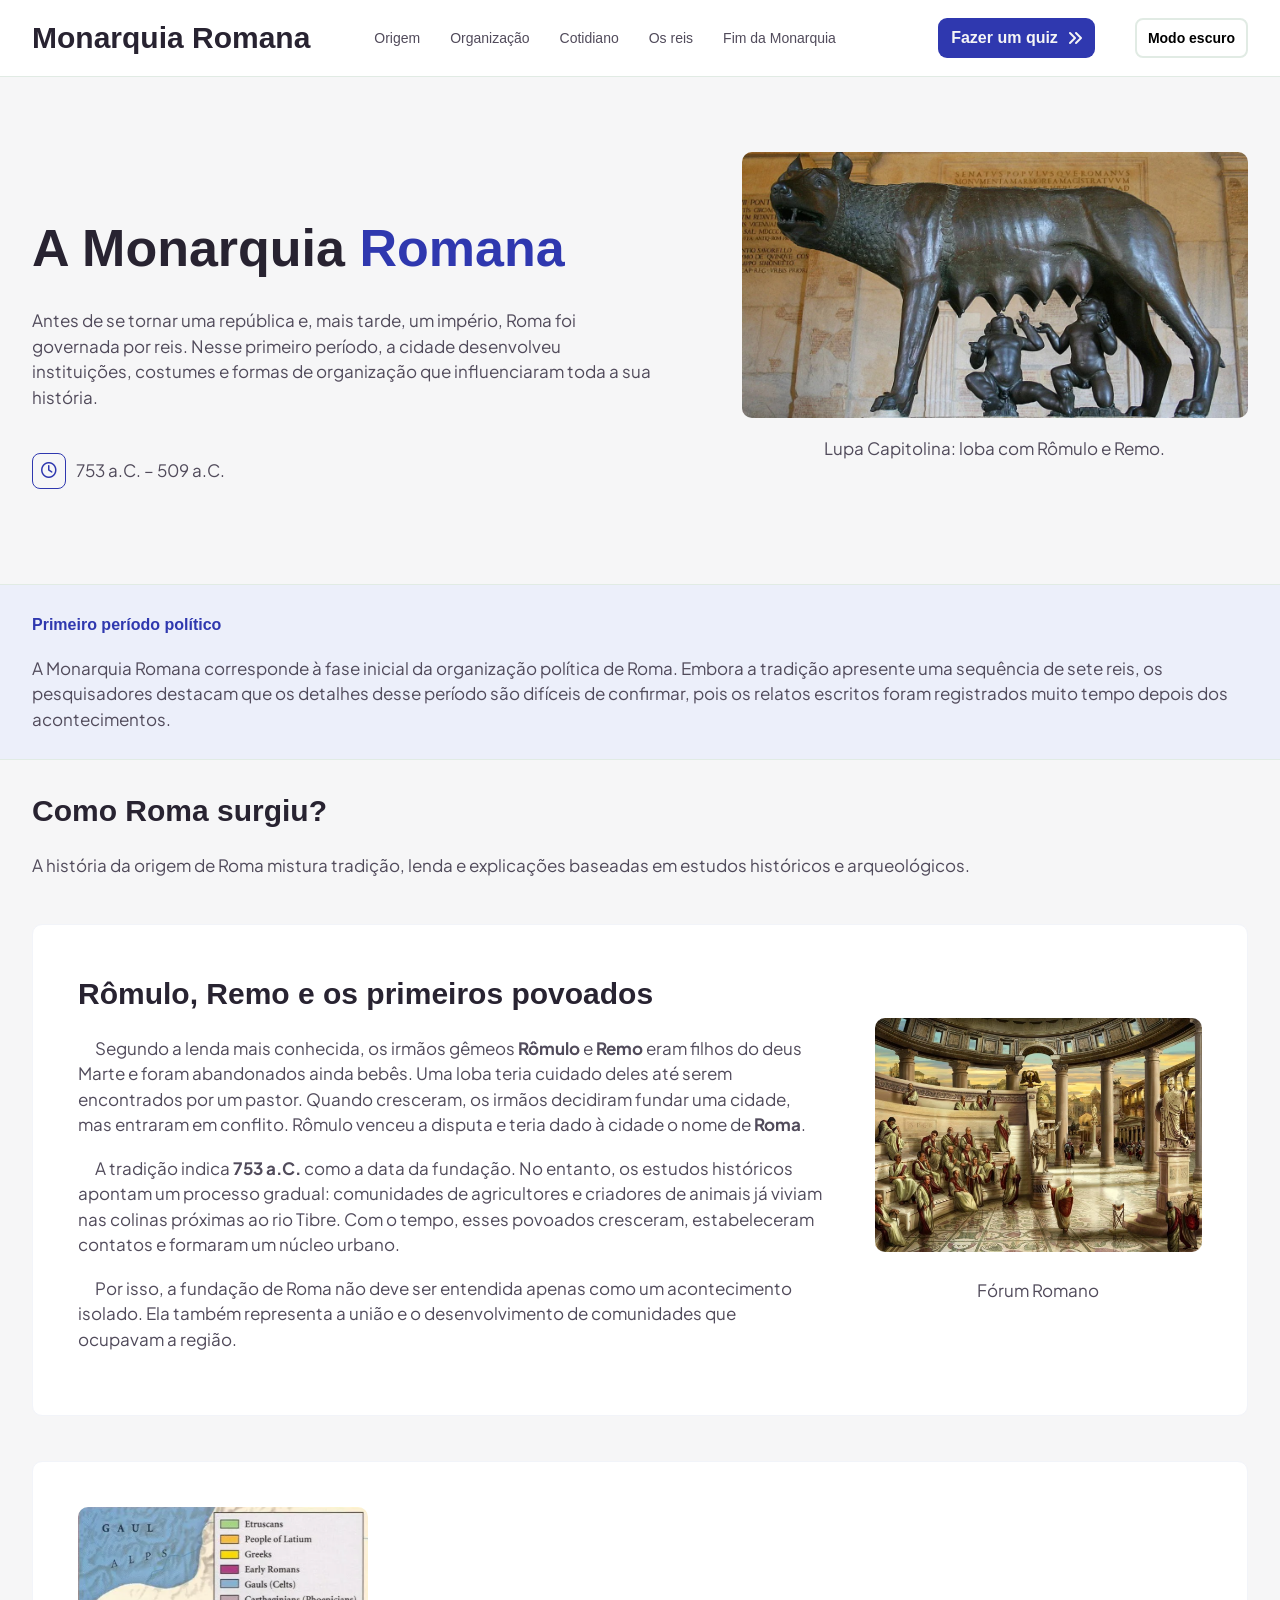
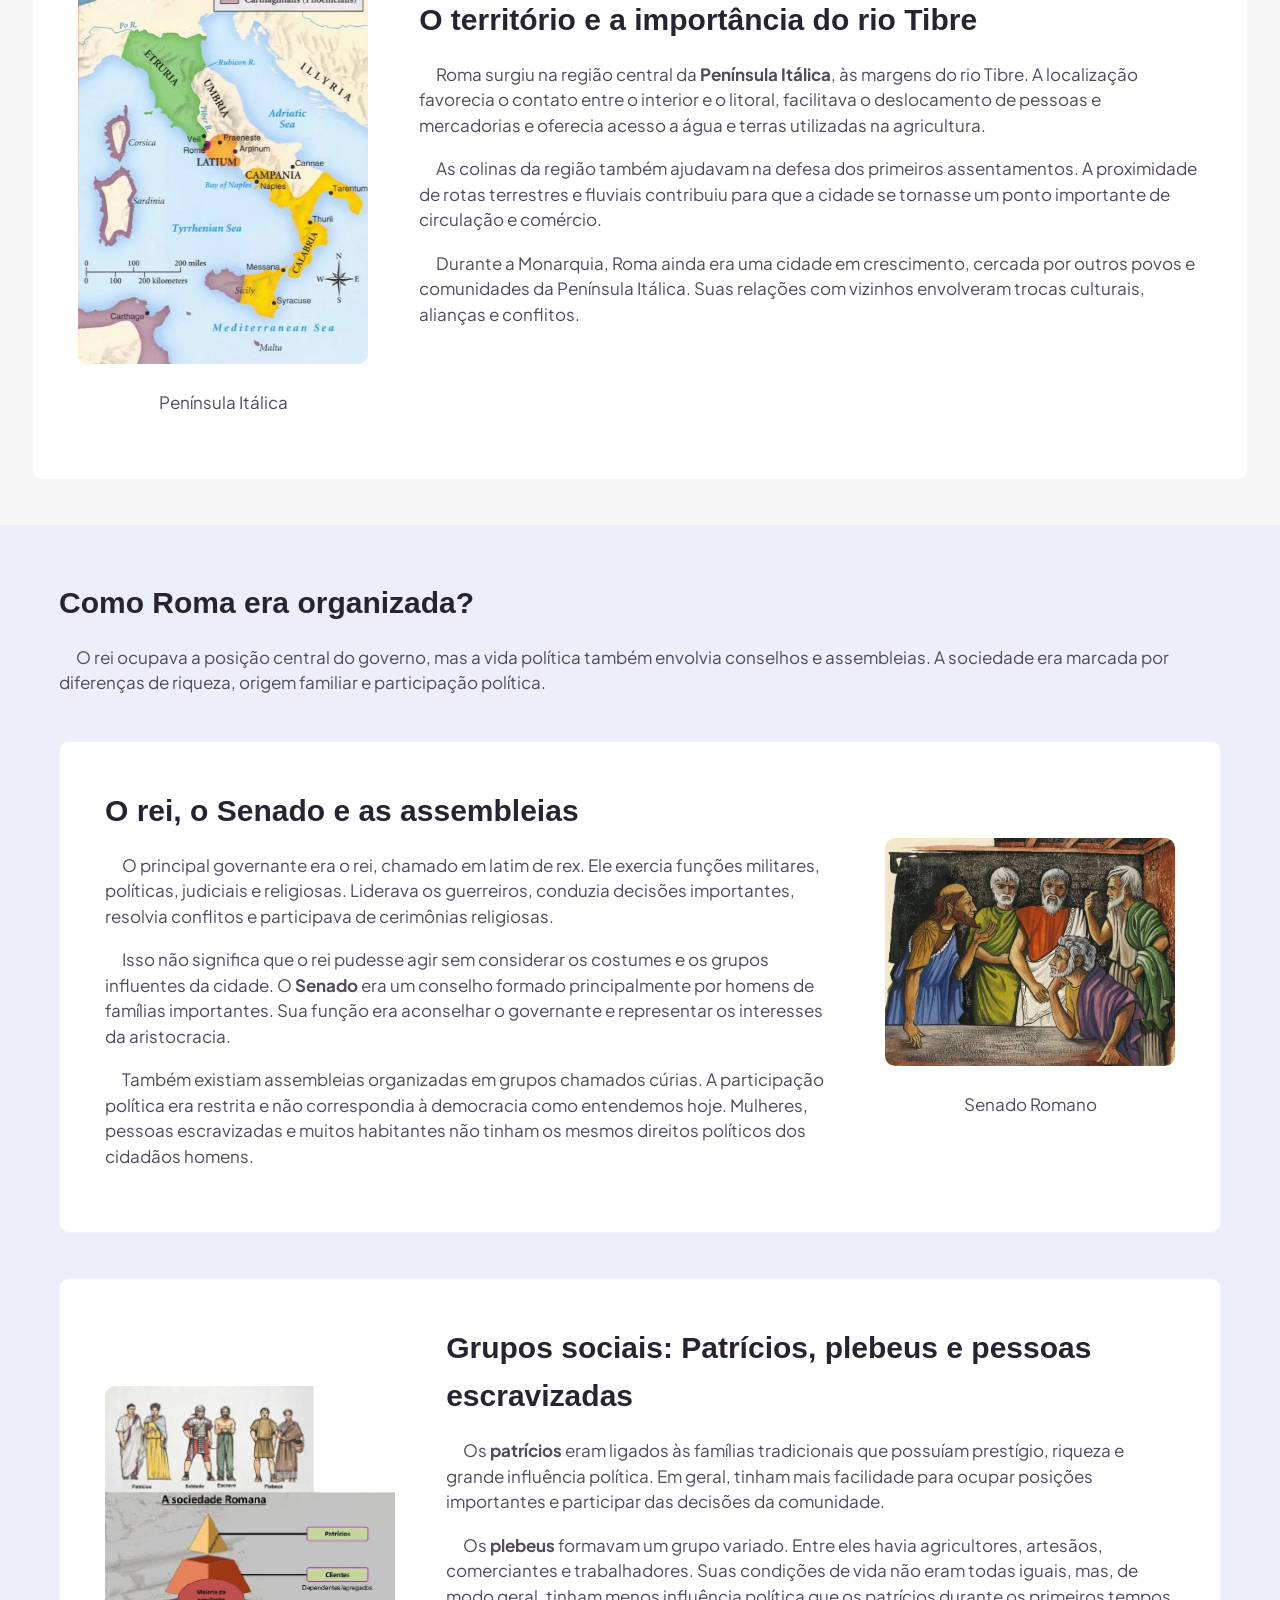
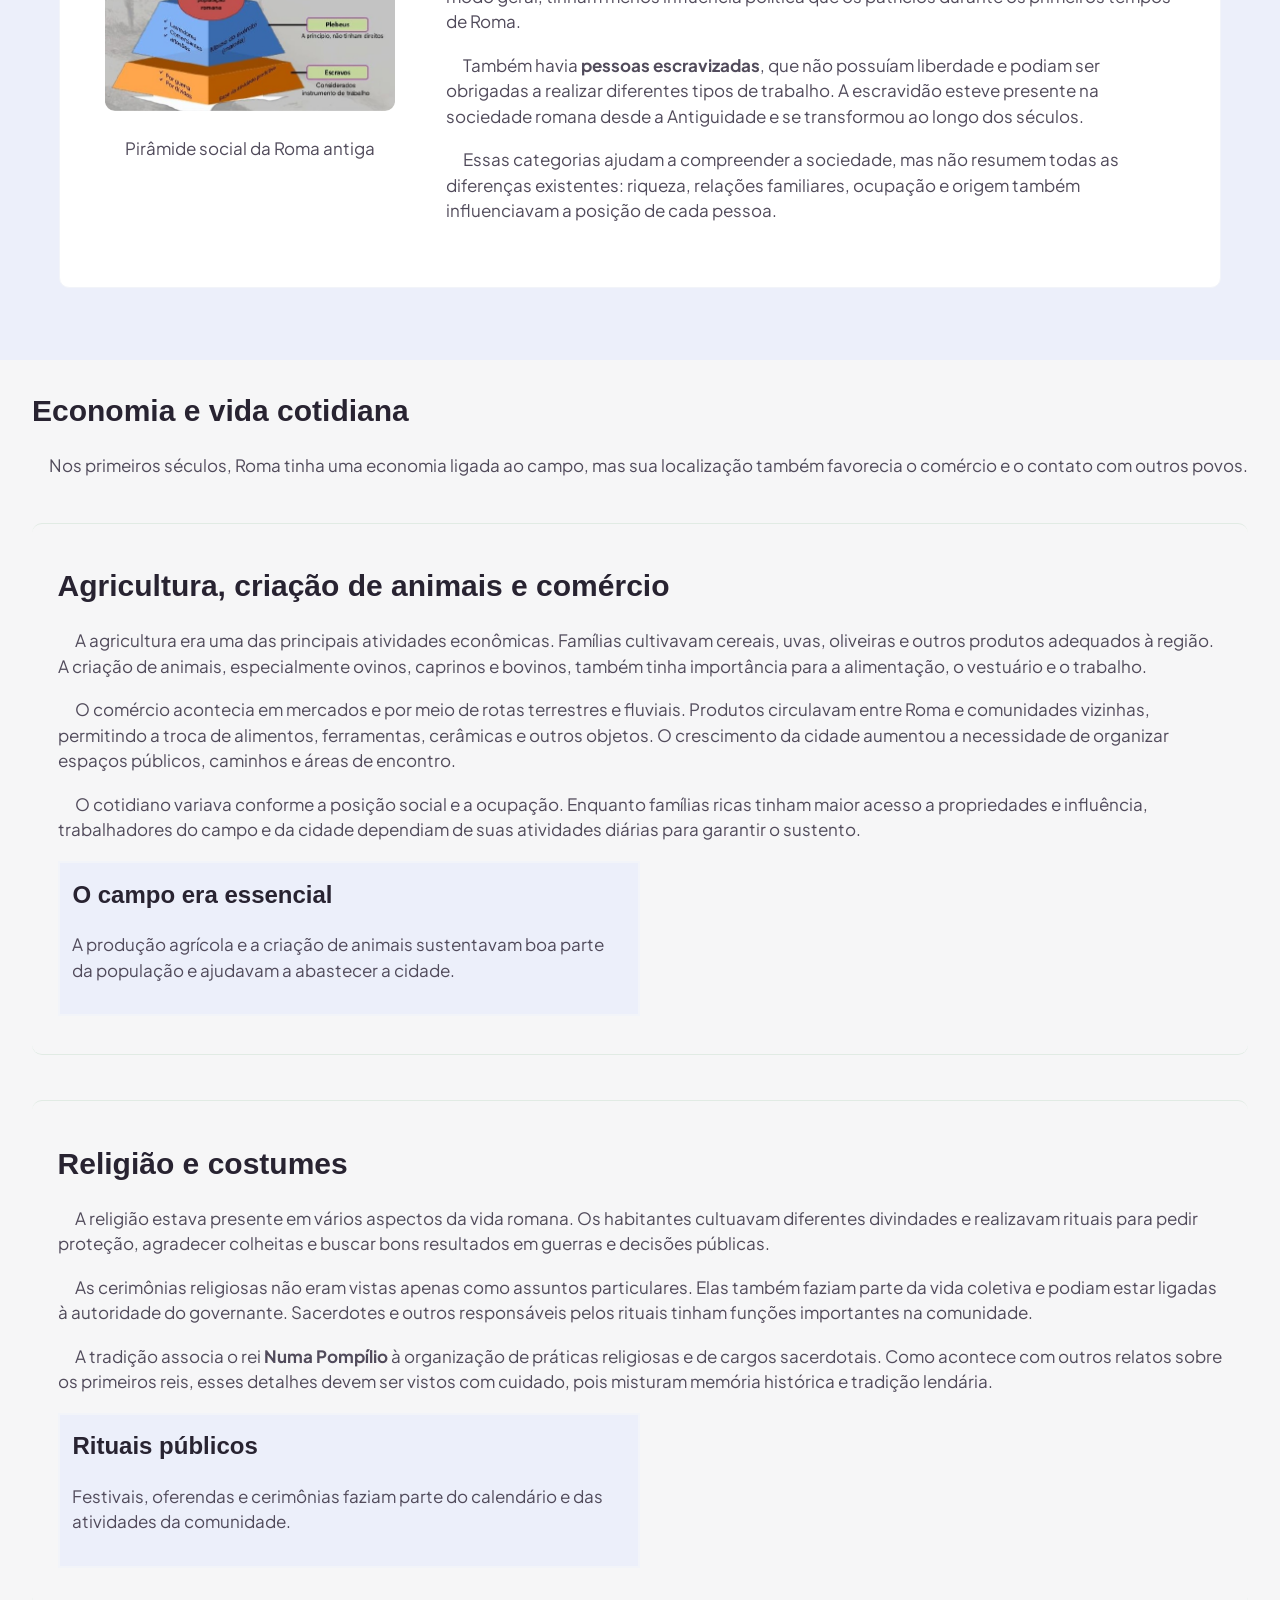
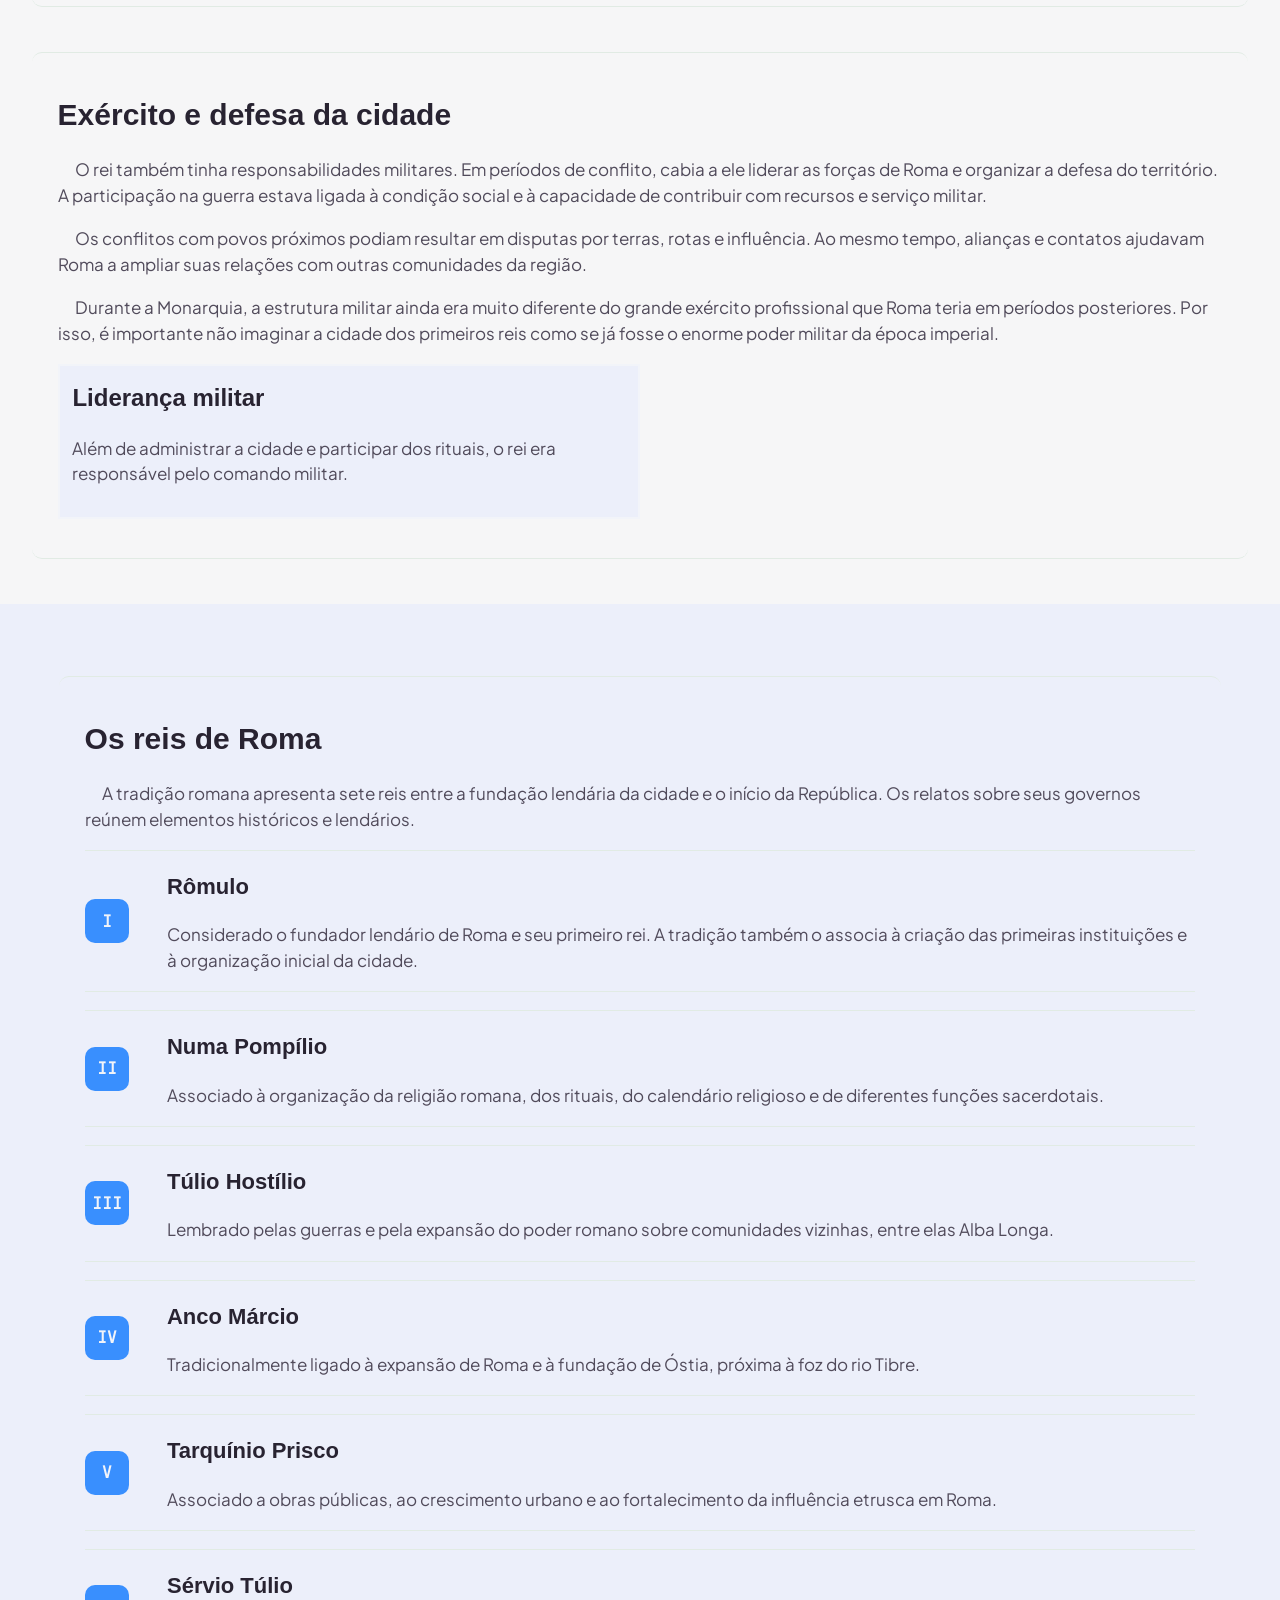
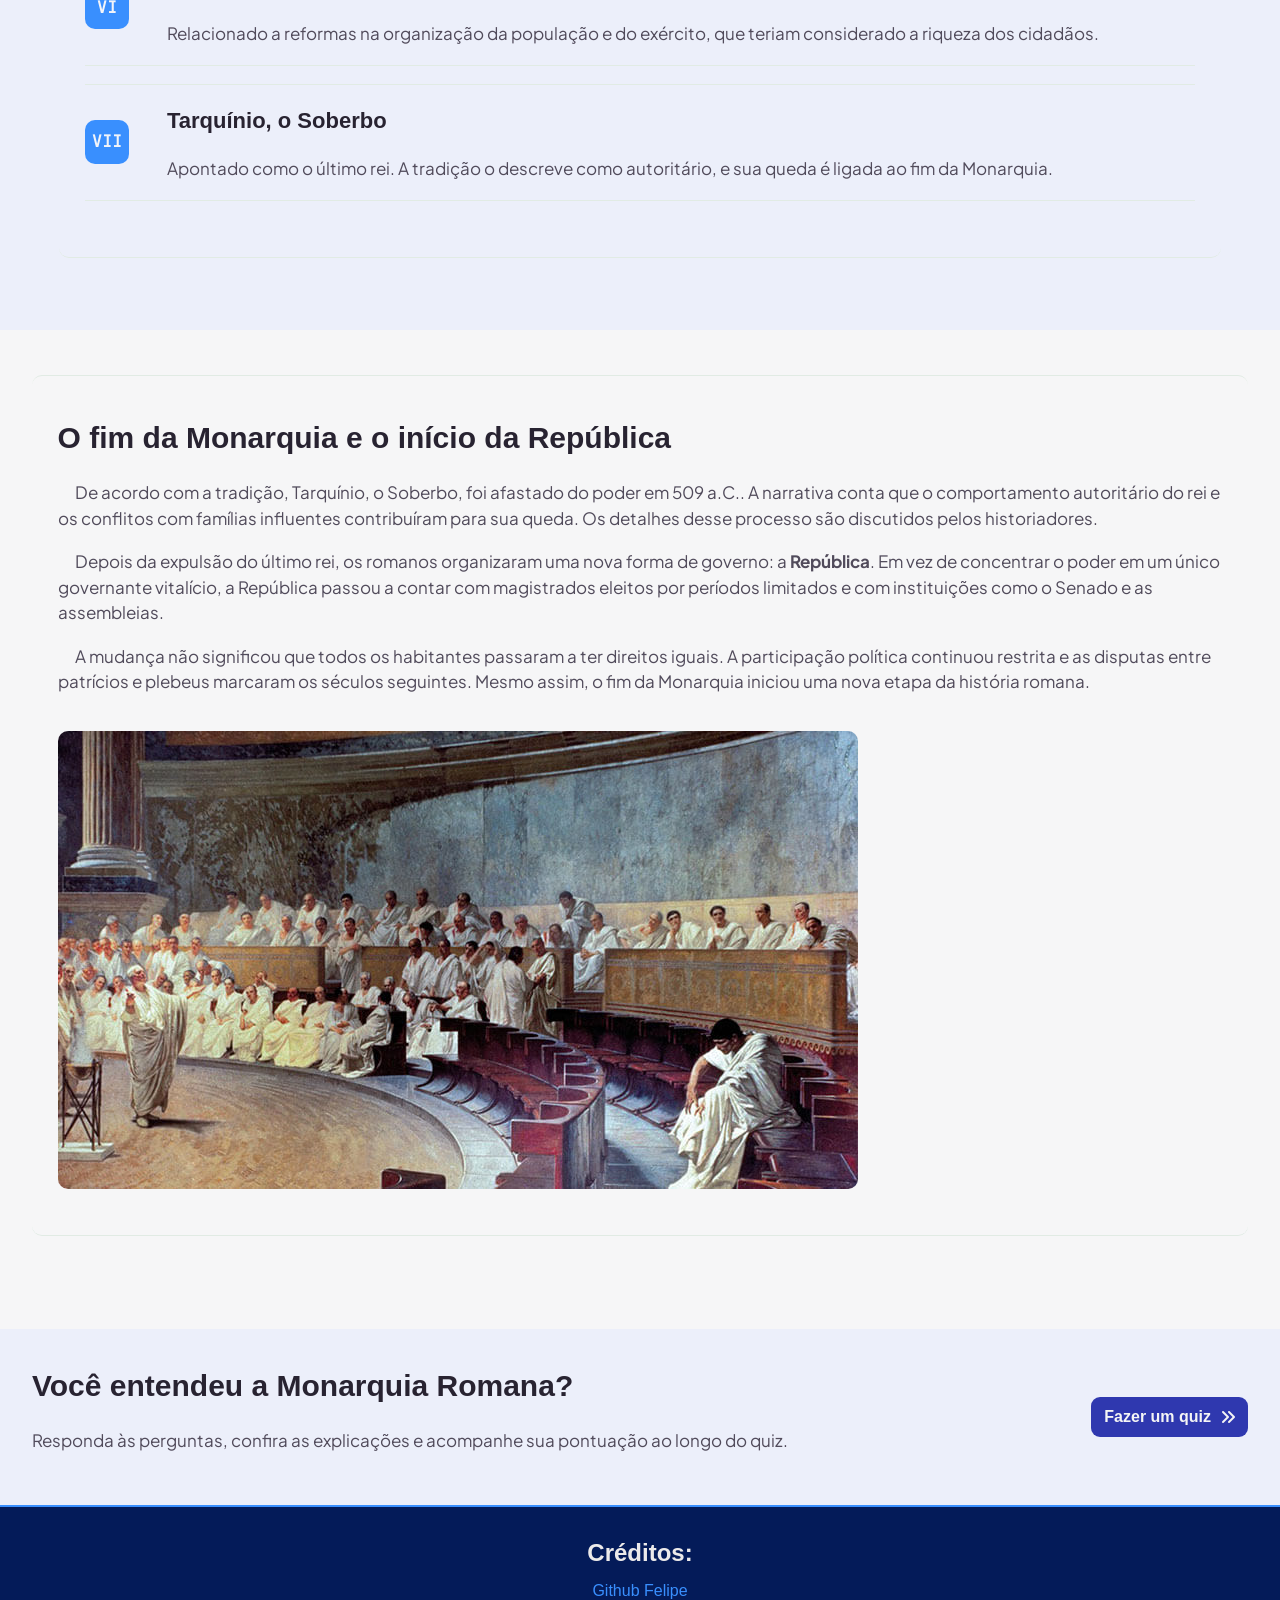
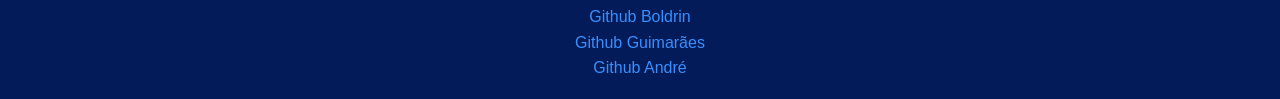
<file: index.html>
<!DOCTYPE html>
<html lang="en">
<head>
    <meta charset="UTF-8">
    <meta name="viewport" content="width=device-width, initial-scale=1.0">
    <meta name="theme-color" content="#5b4388">
    <title>Monarquia Romana</title>
    <link rel="stylesheet" href="https://cdnjs.cloudflare.com/ajax/libs/font-awesome/6.0.0/css/all.min.css">
    <link rel="stylesheet" href="styles/style.css">
    <link href="https://fonts.googleapis.com/css2?family=Plus+Jakarta+Sans:wght@400;500;600;700;800&display=swap" rel="stylesheet">
    <link href="jetbrains-mono-var-latin.woff2" as="font" type="font/woff2" crossorigin>
    <script src="script.js" defer></script>
</head>

<body>

    <header>
        <div class="header-inner">
            <div class="header-title">
                <a href="#inicio"> <h2>Monarquia Romana</h2> </a>
            </div>
            
            <nav class="main-nav">
                <a href="#origem" class="nav-links">Origem</a>
                <a href="#organizacao" class="nav-links">Organização</a>
                <a href="#cotidiano" class="nav-links">Cotidiano</a>
                <a href="#reis" class="nav-links">Os reis</a>
                <a href="#fim-monarquia" class="nav-links">Fim da Monarquia</a>
            </nav>
            
            <div class="header-actions">
                <a href="quiz.html" class="quiz-nav-button">
                    Fazer um quiz
                    <i class="fa-solid fa-angles-right"></i>
                </a>

                <button class="theme-toggle" id="themeToggle" type="button" aria-label="Ativar modo escuro" aria-pressed="false">
                    
                    <span class="theme-label">Modo escuro</span>
                </button>
            </div>
        </div>
    </header>


    <main class="conteudo">

        <section class="introducao" id="inicio">
            
            <div class="introducao-content">
                <h1 class="titulo">A Monarquia <span class="introducao-title">Romana</span></h1>
                <p>Antes de se tornar uma república e, mais tarde, um império, Roma foi governada por reis. Nesse primeiro período, a cidade desenvolveu instituições, costumes e formas de organização que influenciaram toda a sua história.</p>
                
                <div class="periodo">
                    <div class="periodo-clock">
                        <i class="fa-regular fa-clock"></i>
                    </div>
                    <p>753 a.C. – 509 a.C.</p>
                </div>

            </div>
            
            <div class="introducao-img">
                <img src="assets/images/loba.png"></img>
                <p class="img-sub">Lupa Capitolina: loba com Rômulo e Remo.</p>
            </div>
        </section>


        <div class="separador">
            <section>
                <h3>Primeiro período político</h3>
                <p>A Monarquia Romana corresponde à fase inicial da organização política de Roma. Embora a tradição apresente uma sequência de sete reis, os pesquisadores destacam que os detalhes desse período são difíceis de confirmar, pois os relatos escritos foram registrados muito tempo depois dos acontecimentos.</p>
            </section>
        </div>


        <section id="origem">
            <h2>Como Roma surgiu?</h2>
            <p>A história da origem de Roma mistura tradição, lenda e explicações baseadas em estudos históricos e arqueológicos.</p>

            <div class="card">
                <div class="card-text">
                    <h2 class="card-title">Rômulo, Remo e os primeiros povoados</h2>
                    <p>&emsp;Segundo a lenda mais conhecida, os irmãos gêmeos <strong>Rômulo</strong> e <strong>Remo</strong> eram filhos do deus Marte e foram abandonados ainda bebês. Uma loba teria cuidado deles até serem encontrados por um pastor. Quando cresceram, os irmãos decidiram fundar uma cidade, mas entraram em conflito. Rômulo venceu a disputa e teria dado à cidade o nome de <strong>Roma</strong>.</p>
                    <p>&emsp;A tradição indica <strong>753 a.C.</strong> como a data da fundação. No entanto, os estudos históricos apontam um processo gradual: comunidades de agricultores e criadores de animais já viviam nas colinas próximas ao rio Tibre. Com o tempo, esses povoados cresceram, estabeleceram contatos e formaram um núcleo urbano.</p>
                    <p>&emsp;Por isso, a fundação de Roma não deve ser entendida apenas como um acontecimento isolado. Ela também representa a união e o desenvolvimento de comunidades que ocupavam a região.</p>
                </div>

                <div class="card-img">
                    <img src="assets/images/salao.jpeg">
                    <p class="img-sub">Fórum Romano</p>
                </div>
            </div>


            <div class="card">
                <div class="card-img">
                    <img src="assets/images/peninsula-italica.png">
                    <p class="img-sub">Península Itálica </p>
                </div>

                <div class="card-text">
                    
                    <h2 class="card-title">O território e a importância do rio Tibre</h2>
                    <p>&emsp;Roma surgiu na região central da <strong>Península Itálica</strong>, às margens do rio Tibre. A localização favorecia o contato entre o interior e o litoral, facilitava o deslocamento de pessoas e mercadorias e oferecia acesso a água e terras utilizadas na agricultura.</p>
                    <p>&emsp;As colinas da região também ajudavam na defesa dos primeiros assentamentos. A proximidade de rotas terrestres e fluviais contribuiu para que a cidade se tornasse um ponto importante de circulação e comércio. </p>
                    <p>&emsp;Durante a Monarquia, Roma ainda era uma cidade em crescimento, cercada por outros povos e comunidades da Península Itálica. Suas relações com vizinhos envolveram trocas culturais, alianças e conflitos.</p>
                </div>

            </div>
        </section>
        
        <div class="card-cluster">
            <section id="organizacao">
                
                <h2>Como Roma era organizada?</h2>
                <p>&emsp;O rei ocupava a posição central do governo, mas a vida política também envolvia conselhos e assembleias. A sociedade era marcada por diferenças de riqueza, origem familiar e participação política.</p>
                
                <div class="card-alt">
                    
                    <div class="card-text">
                        <h2 class="card-title">O rei, o Senado e as assembleias</h2>
                        <p>&emsp;O principal governante era o rei, chamado em latim de rex. Ele exercia funções militares, políticas, judiciais e religiosas. Liderava os guerreiros, conduzia decisões importantes, resolvia conflitos e participava de cerimônias religiosas.</p>
                        <p>&emsp;Isso não significa que o rei pudesse agir sem considerar os costumes e os grupos influentes da cidade. O <strong>Senado</strong> era um conselho formado principalmente por homens de famílias importantes. Sua função era aconselhar o governante e representar os interesses da aristocracia.</p>
                        <p>&emsp;Também existiam assembleias organizadas em grupos chamados cúrias. A participação política era restrita e não correspondia à democracia como entendemos hoje. Mulheres, pessoas escravizadas e muitos habitantes não tinham os mesmos direitos políticos dos cidadãos homens.</p>
                    </div>
                    
                    <div class="card-img">
                        <img src="assets/images/senado.png">
                        <p class="img-sub">Senado Romano</p>
                    </div>
                    
                </div>
                
                <div class="card-alt">
                    <div class="card-img">
                        <img src="assets/images/piramidesocial.jpeg">
                        <p class="img-sub">Pirâmide social da Roma antiga</p>
                    </div>
                    
                    <div class="card-text">
                        <h2 class="card-title">Grupos sociais: Patrícios, plebeus e pessoas escravizadas</h2>
                        <p>&emsp;Os <strong>patrícios</strong> eram ligados às famílias tradicionais que possuíam prestígio, riqueza e grande influência política. Em geral, tinham mais facilidade para ocupar posições importantes e participar das decisões da comunidade.</p>
                        <p>&emsp;Os <strong>plebeus</strong> formavam um grupo variado. Entre eles havia agricultores, artesãos, comerciantes e trabalhadores. Suas condições de vida não eram todas iguais, mas, de modo geral, tinham menos influência política que os patrícios durante os primeiros tempos de Roma.</p>
                        <p>&emsp;Também havia <strong>pessoas escravizadas</strong>, que não possuíam liberdade e podiam ser obrigadas a realizar diferentes tipos de trabalho. A escravidão esteve presente na sociedade romana desde a Antiguidade e se transformou ao longo dos séculos.</p>
                        <p>&emsp;Essas categorias ajudam a compreender a sociedade, mas não resumem todas as diferenças existentes: riqueza, relações familiares, ocupação e origem também influenciavam a posição de cada pessoa.</p>
                    </div>
                    
                </div>
            </section>
        </div>


        <section id="cotidiano">
            <h2>Economia e vida cotidiana</h2>
            <p>&emsp;Nos primeiros séculos, Roma tinha uma economia ligada ao campo, mas sua localização também favorecia o comércio e o contato com outros povos.</p>
        
            <div class="info-div">
                <div class="info-text">
                    <h2>Agricultura, criação de animais e comércio</h2>
                    <p>&emsp;A agricultura era uma das principais atividades econômicas. Famílias cultivavam cereais, uvas, oliveiras e outros produtos adequados à região. A criação de animais, especialmente ovinos, caprinos e bovinos, também tinha importância para a alimentação, o vestuário e o trabalho.</p>
                    <p>&emsp;O comércio acontecia em mercados e por meio de rotas terrestres e fluviais. Produtos circulavam entre Roma e comunidades vizinhas, permitindo a troca de alimentos, ferramentas, cerâmicas e outros objetos. O crescimento da cidade aumentou a necessidade de organizar espaços públicos, caminhos e áreas de encontro.</p>
                    <p>&emsp;O cotidiano variava conforme a posição social e a ocupação. Enquanto famílias ricas tinham maior acesso a propriedades e influência, trabalhadores do campo e da cidade dependiam de suas atividades diárias para garantir o sustento.</p>
                </div>
                
                <div class="info-mini">
                    <h2>O campo era essencial</h2>
                    <p>A produção agrícola e a criação de animais sustentavam boa parte da população e ajudavam a abastecer a cidade.</p>
                </div>
            </div>

            <div class="info-div">
                <div class="info-text">
                    <h2>Religião e costumes</h2>
                    <p>&emsp;A religião estava presente em vários aspectos da vida romana. Os habitantes cultuavam diferentes divindades e realizavam rituais para pedir proteção, agradecer colheitas e buscar bons resultados em guerras e decisões públicas.</p>
                    <p>&emsp;As cerimônias religiosas não eram vistas apenas como assuntos particulares. Elas também faziam parte da vida coletiva e podiam estar ligadas à autoridade do governante. Sacerdotes e outros responsáveis pelos rituais tinham funções importantes na comunidade.</p>
                    <p>&emsp;A tradição associa o rei <strong>Numa Pompílio</strong> à organização de práticas religiosas e de cargos sacerdotais. Como acontece com outros relatos sobre os primeiros reis, esses detalhes devem ser vistos com cuidado, pois misturam memória histórica e tradição lendária.</p>
                </div>

                <div class="info-mini">
                    <h2>Rituais públicos</h2>
                    <p>Festivais, oferendas e cerimônias faziam parte do calendário e das atividades da comunidade.</p>
                </div>
            </div>

             <div class="info-div">
                <div class="info-text">
                    <h2>Exército e defesa da cidade</h2>
                    <p>&emsp;O rei também tinha responsabilidades militares. Em períodos de conflito, cabia a ele liderar as forças de Roma e organizar a defesa do território. A participação na guerra estava ligada à condição social e à capacidade de contribuir com recursos e serviço militar.</p>
                    <p>&emsp;Os conflitos com povos próximos podiam resultar em disputas por terras, rotas e influência. Ao mesmo tempo, alianças e contatos ajudavam Roma a ampliar suas relações com outras comunidades da região.</p>
                    <p>&emsp;Durante a Monarquia, a estrutura militar ainda era muito diferente do grande exército profissional que Roma teria em períodos posteriores. Por isso, é importante não imaginar a cidade dos primeiros reis como se já fosse o enorme poder militar da época imperial.</p>
                </div>

                <div class="info-mini">
                    <h2>Liderança militar</h2>
                    <p>Além de administrar a cidade e participar dos rituais, o rei era responsável pelo comando militar.</p>
                </div>
            </div>

        </section>

        <div class="info-cluster">

            <section id="reis">
                <div class="info-div-alt">
                    
                    <div class="info-text">
                        <h2>Os reis de Roma</h2>
                        <p>&emsp;A tradição romana apresenta sete reis entre a fundação lendária da cidade e o início da República. Os relatos sobre seus governos reúnem elementos históricos e lendários.</p>
                    </div>
                    
                    <div class="info-list"> 
                        <div class="reis">
                            <div class="numero-romano">
                                <h3>I</h3>
                            </div>
                            
                            <div>
                                <h2>Rômulo</h2>
                                <p>Considerado o fundador lendário de Roma e seu primeiro rei. A tradição também o associa à criação das primeiras instituições e à organização inicial da cidade.</p>
                            </div>
                        </div>
                        
                        
                        <div class="reis">
                            <div class="numero-romano">
                                <h3>II</h3>
                            </div>
                            
                            <div>
                                <h2>Numa Pompílio</h2>
                                <p>Associado à organização da religião romana, dos rituais, do calendário religioso e de diferentes funções sacerdotais.</p>
                            </div>
                        </div>
                        
                        
                        <div class="reis">
                            <div class="numero-romano">
                                <h3>III</h3>
                            </div>
                            
                            <div>
                                <h2>Túlio Hostílio</h2>
                                <p>Lembrado pelas guerras e pela expansão do poder romano sobre comunidades vizinhas, entre elas Alba Longa.</p>
                            </div>
                        </div>
                        
                        
                        <div class="reis">
                            <div class="numero-romano">
                                <h3>IV</h3>
                            </div>
                            
                            <div>
                                <h2>Anco Márcio</h2>
                                <p>Tradicionalmente ligado à expansão de Roma e à fundação de Óstia, próxima à foz do rio Tibre.</p>
                            </div>
                        </div>
                        
                        
                        <div class="reis">
                            <div class="numero-romano">
                                <h3>V</h3>
                            </div>
                            
                            <div>
                                <h2>Tarquínio Prisco</h2>
                                <p>Associado a obras públicas, ao crescimento urbano e ao fortalecimento da influência etrusca em Roma.</p>
                            </div>
                        </div>
                        
                        
                        <div class="reis">
                            <div class="numero-romano">
                                <h3>VI</h3>
                            </div>
                            
                            <div>
                                <h2>Sérvio Túlio</h2>
                                <p>Relacionado a reformas na organização da população e do exército, que teriam considerado a riqueza dos cidadãos.</p>
                            </div>
                        </div>
                        
                        
                        <div class="reis">
                            <div class="numero-romano">
                                <h3>VII</h3>
                            </div>
                            
                            <div>
                                <h2>Tarquínio, o Soberbo</h2>
                                <p>Apontado como o último rei. A tradição o descreve como autoritário, e sua queda é ligada ao fim da Monarquia.</p>
                            </div>
                        </div>

                    </div>
                </div>
            </section>
        </div>

        <section id="fim-monarquia">
            <div class="info-div">
                <div class="info-text">
                    <h2>O fim da Monarquia e o início da República</h2>
                    <p>&emsp;De acordo com a tradição, Tarquínio, o Soberbo, foi afastado do poder em 509 a.C.. A narrativa conta que o comportamento autoritário do rei e os conflitos com famílias influentes contribuíram para sua queda. Os detalhes desse processo são discutidos pelos historiadores.</p>
                    <p>&emsp;Depois da expulsão do último rei, os romanos organizaram uma nova forma de governo: a <strong>República</strong>. Em vez de concentrar o poder em um único governante vitalício, a República passou a contar com magistrados eleitos por períodos limitados e com instituições como o Senado e as assembleias.</p>
                    <p>&emsp;A mudança não significou que todos os habitantes passaram a ter direitos iguais. A participação política continuou restrita e as disputas entre patrícios e plebeus marcaram os séculos seguintes. Mesmo assim, o fim da Monarquia iniciou uma nova etapa da história romana.</p>
                </div>
                
                <div class="fim-img">
                    <img src="assets/images/roma-republicana.jpg">
                </div>
            </div>

        </section>

    </main>

    <footer>
        <div class="footer-to-quiz">

            <section class="to-quiz">
                <div>
                    <h2>Você entendeu a Monarquia Romana?</h2>
                    <p>Responda às perguntas, confira as explicações e acompanhe sua pontuação ao longo do quiz.</p>
                </div>
                
                <a href="quiz.html" class="quiz-nav-button" id="footer-btn">
                    Fazer um quiz
                    <i class="fa-solid fa-angles-right"></i>
                </a>
            </section>
        </div>

        <div class="creditos">
            <section class="footer-creditos">
                <h2>Créditos:</h2>
                <a href="https://github.com/Kilogabu" class="footer-links">Github Felipe</a>
                <a href="https://github.com/Boldrin86" class="footer-links">Github Boldrin</a>
                <a href="https://github.com/guimaraes88" class="footer-links">Github Guimarães</a>
                <a href="https://github.com/ACruz2512" class="footer-links">Github André</a>
            </section>
        </div>
    </footer>

</body>
</html>
</file>
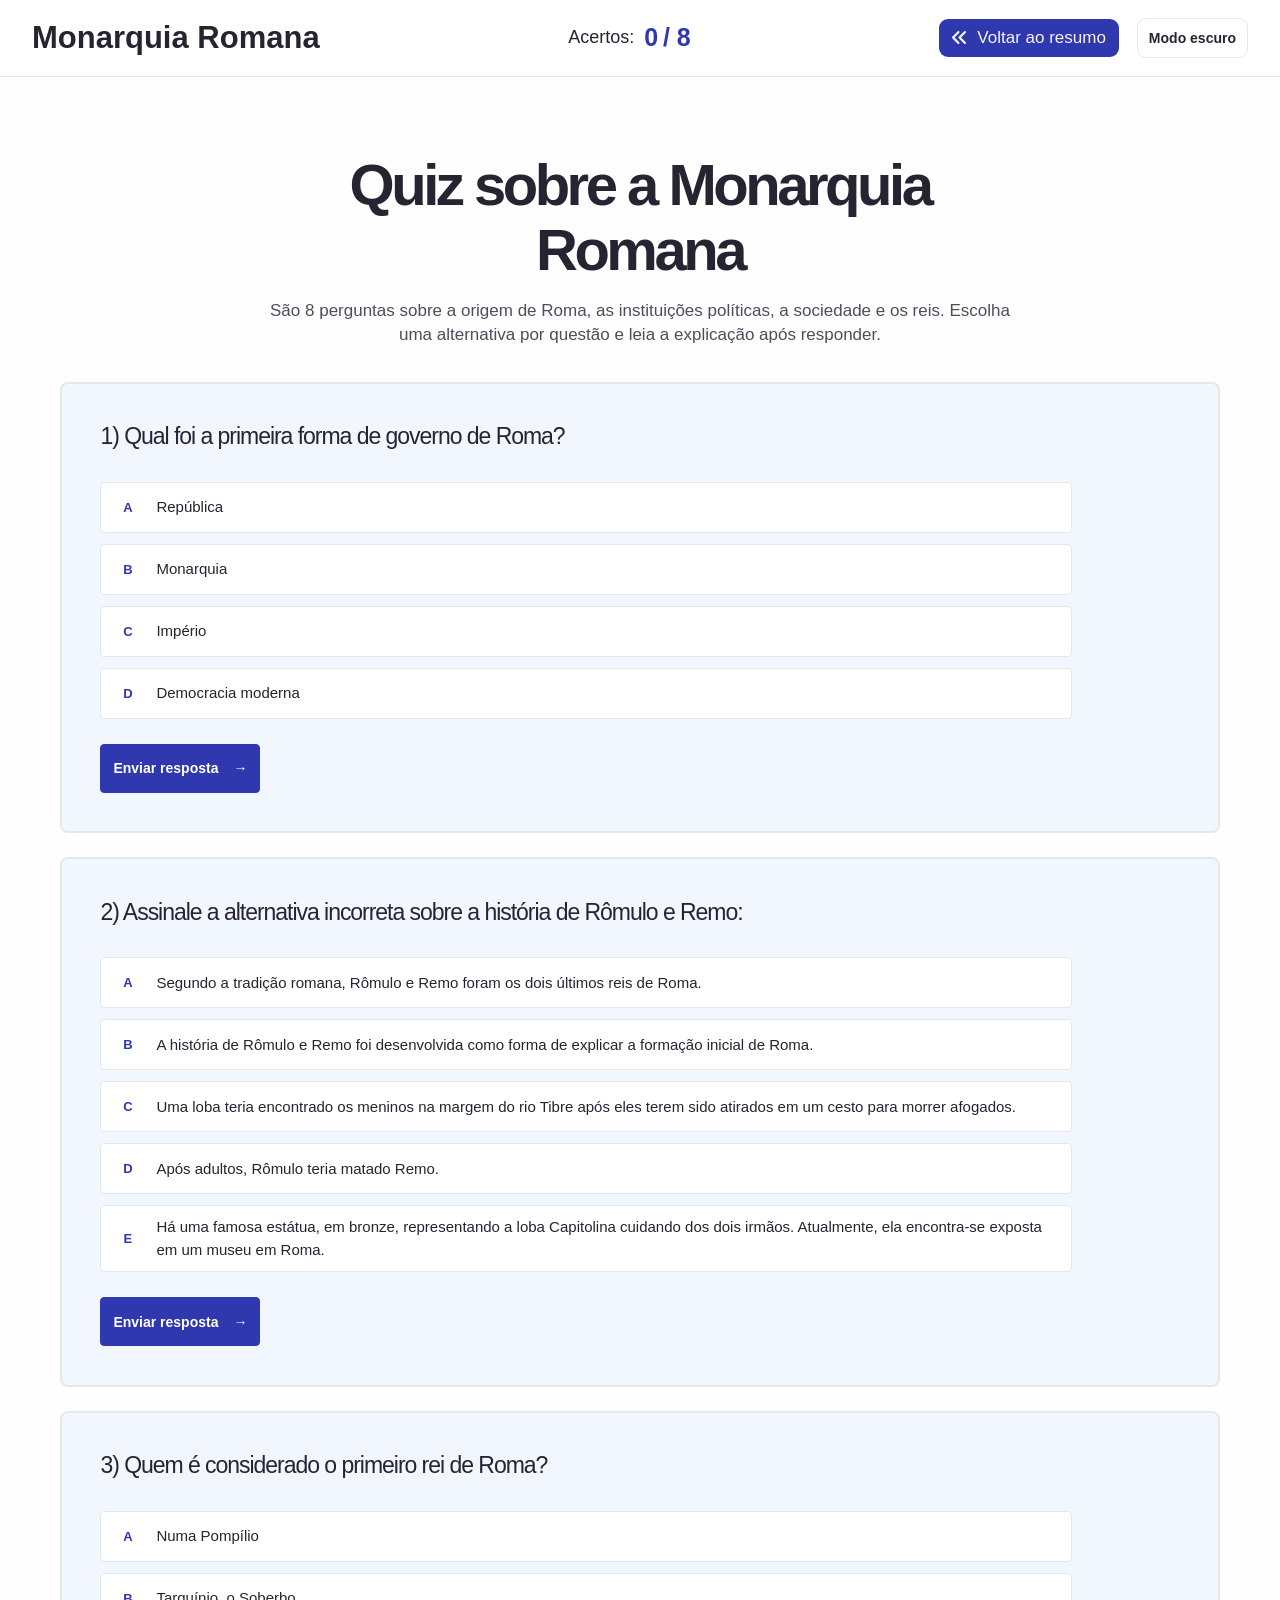
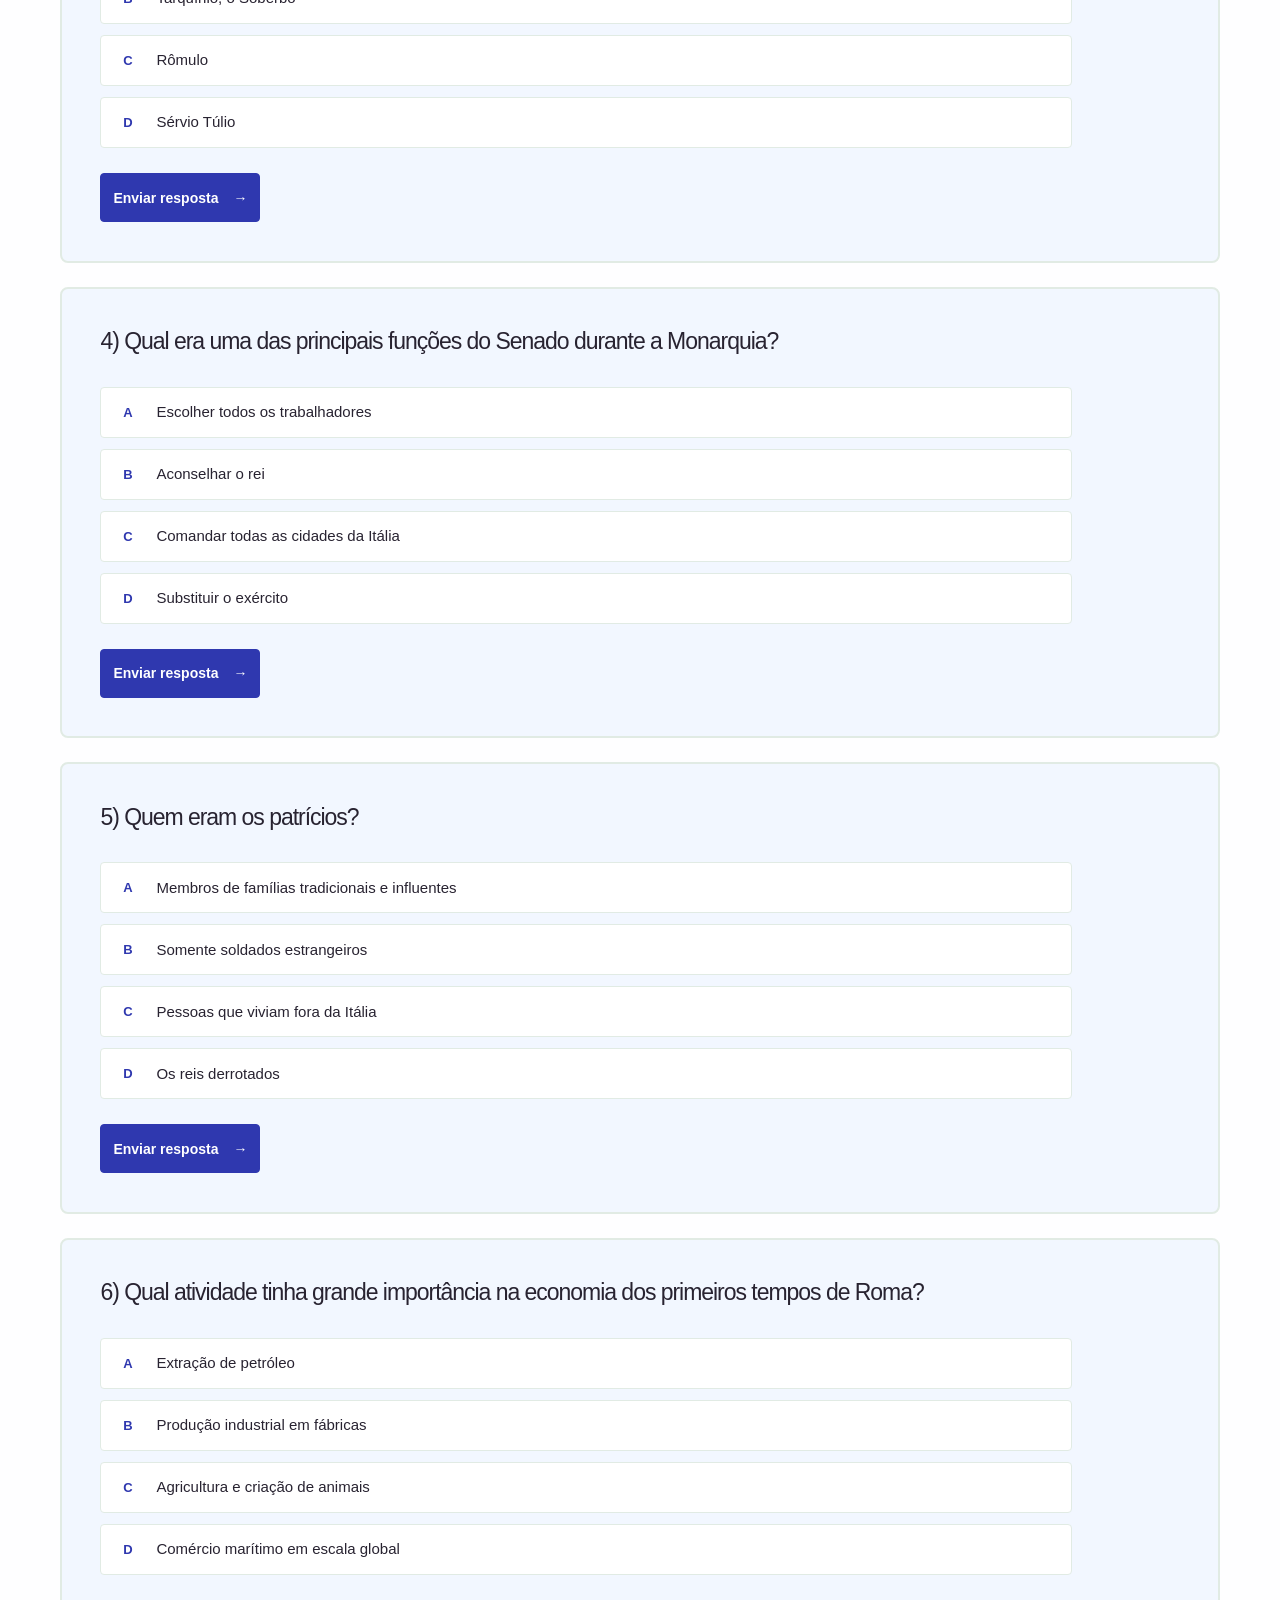
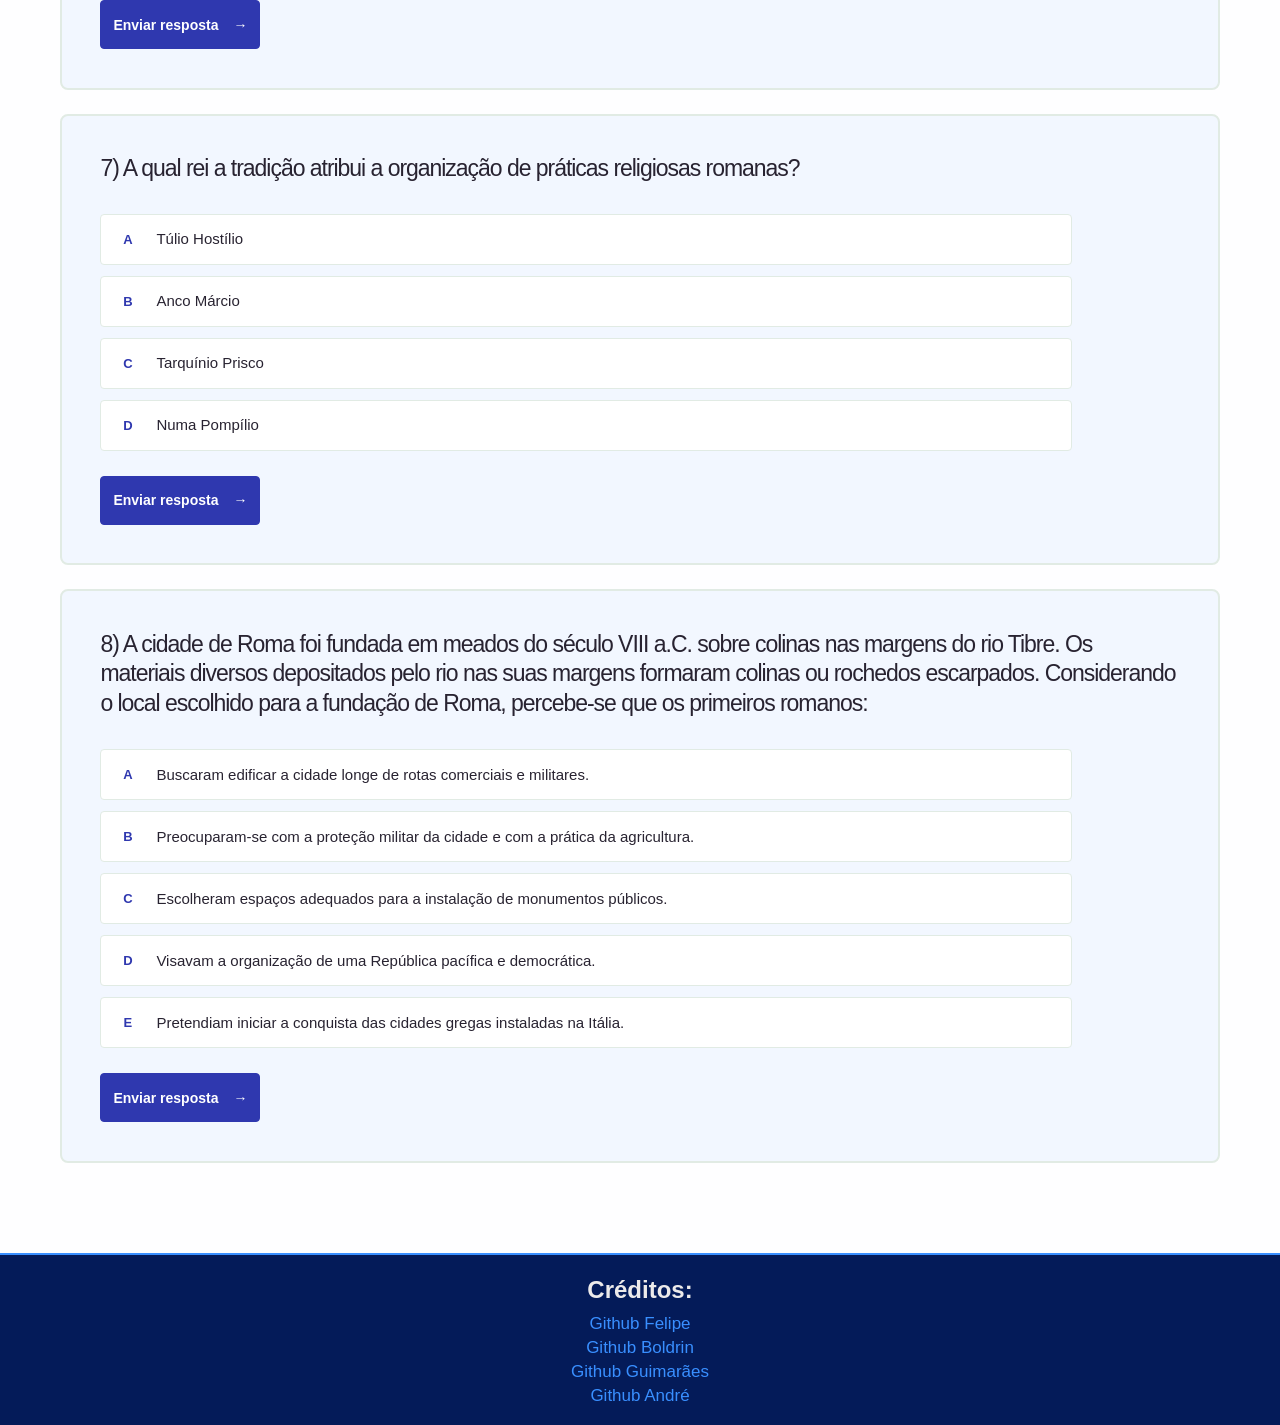
<file: quiz.html>
<!DOCTYPE html>
<html lang="pt-BR">

<head>
    <meta charset="UTF-8">
    <meta name="viewport" content="width=device-width, initial-scale=1.0">
    <meta name="description" content="Teste seus conhecimentos sobre a Monarquia Romana com um quiz de perguntas e pontuação.">
    <link rel="stylesheet" href="https://cdnjs.cloudflare.com/ajax/libs/font-awesome/6.0.0/css/all.min.css">
    <link href="https://fonts.googleapis.com/css2?family=Plus+Jakarta+Sans:wght@400;500;600;700;800&display=swap" rel="stylesheet">
    <link href="jetbrains-mono-var-latin.woff2" as="font" type="font/woff2" crossorigin>
    <title>Quiz Monarquia Romana</title>
    <link rel="stylesheet" href="styles/quiz.css">
    <script src="script.js" defer></script>
    <script src="quiz.js" defer></script>
</head>

<body class="quiz-page">

    <header>
        <div class="header-inner">
            <a class="header-title" href="index.html" aria-label="Voltar para Monarquia Romana"><h2>Monarquia Romana</h2></a>
            
            <div class="main-nav">
                <section class="quiz-dashboard" aria-label="Progresso do quiz">
                    <div class="pontuacao-card" aria-live="polite">
                        <span class="pontuacao-label">Acertos: </span>
                        <p><strong id="pontuacaoValue">0</strong> <span class="pontuacao-total"><strong>/ 8</strong></span></p>
                        
                    </div>
                </section>
                
            </div>

            <div class="header-actions">
                <a class="back-link" href="index.html">
                    <i class="fa-solid fa-angles-left"></i>
                    Voltar ao resumo
                </a>
                <button class="theme-toggle" id="themeToggle" type="button" aria-label="Ativar modo escuro" aria-pressed="false">
                    <span class="theme-label">Modo escuro</span>
                </button>
            </div>
        </div>
    </header>

    <main id="quiz-main" class="quiz-main section-shell">

        <section class="quiz-page-intro" aria-labelledby="quiz-title">
            <h1 id="quiz-title">Quiz sobre a Monarquia Romana</h1>
            <p>São 8 perguntas sobre a origem de Roma, as instituições políticas, a sociedade e os reis. Escolha uma alternativa por questão e leia a explicação após responder.</p>
        </section>


        <div class="quiz-list" id="quizList"></div>

        
    </main>

    <footer>
        <div class="creditos">
            <a class="back-mobile-link" href="index.html">
                    <i class="fa-solid fa-angles-left"></i>
                    Voltar ao resumo
                </a>
            <section class="footer-creditos">
                <h2>Créditos:</h2>
                <a href="https://github.com/Kilogabu" class="footer-links">Github Felipe</a>
                <a href="https://github.com/Boldrin86" class="footer-links">Github Boldrin</a>
                <a href="https://github.com/guimaraes88" class="footer-links">Github Guimarães</a>
                <a href="https://github.com/ACruz2512" class="footer-links">Github André</a>
            </section>
        </div>
    </footer>

</body>

</html>
</file>
<file: styles/style.css>
:root {
    color-scheme: light;

    --page: #f6f6f7;
    --superficie: #ffffff;
    --sorvete: #f2f8ff;
    --sorvete-alt: #f6faffea;
    --superficie-soft: #eceffa;
    --superficie-strong: #e2e2f2;
    --negrito: #282331;
    --texto: #514b5b;
    --texto-muted: #777181;
    --line: #e1ebe4;
    --nirple: #0d7223cc;
    --blue: #2f38af;
    --blue-deep: #041b59;
    --blue-mid: #2f39ca;
    --blue-pale: #f2f4f9;
    --blue-wash: #e8f4f5;
    --light-blue: #398ffe;
}

:root[data-theme="dark"] {
    color-scheme: dark;

    --page: #0D1117;
    --superficie: #121D2F; 
    --sorvete: #041d3a7c;
    --sorvete-alt: #052146a9;
    --superficie-soft: #121A3D;
    --superficie-strong: #e2e2f2;
    --negrito: #f3eff8;
    --texto: #ddd8e4;
    --texto-muted: #a9a1b4;
    --line: #214981;
    --nirple: #0d7223cc;
    --blue: #398fff;
    --blue-deep: #070625;
    --blue-mid: #2f39ca;
    --blue-pale: #141e36;
    --blue-wash: #e8f4f5;
    --light-blue: #67a8fd;
}

@font-face {
  font-family: 'JetBrains Mono';
  src: url('./fonts/jetbrains-mono-var-latin.woff2') format('woff2');
  font-weight: normal;
  font-style: normal;
}

/* Fontes: 
font-family: "Trebuchet MS", Arial, sans-serif; 
font-family: "Segoe UI", Arial, sans-serif; 
font-family: 'Plus Jakarta Sans';
*/

* {
    margin: 0;
    padding: 0;
    box-sizing: border-box;
}

html {
    scroll-behavior: smooth; 
    -webkit-font-smoothing: antialiased;
}

body {      
    line-height: 1.6;
    -webkit-font-smoothing: antialiased;
    font-family: "Segoe UI", Arial, sans-serif;
    background-color: var(--page);
}

a{
    text-decoration: none;
}

p{
    color: var(--texto);
    font-size: 17px;
    font-family: 'Plus Jakarta Sans';
    line-height: 1.5em;
    margin: 2vh 0;
}

h1{
    color: var(--negrito);
}

h2{
    color: var(--negrito);
    font-size: 30px;
    font-family: "Trebuchet MS", Arial, sans-serif; 
    transition: font-size 0.35s;
    cursor:default;
}

h2:hover{
    font-size: 31px;
}

h3{
    color: var(--blue);
    font-size: 16px;
    
    cursor: default;
    
}

img{
    width: 100%;
    height: auto;
    border-radius: 10px;
    object-fit: cover;
}

/* -------------------------- cabeçalho ------------------------- */

header{
    position: sticky;
    z-index: 50;
    top: 0;
    border-bottom: 1px solid var(--line);
    background-color: var(--superficie);
}

.header-inner{
    width: min(1320px, calc(100% - 64px));
    display: flex;
    justify-content: space-between;
    align-items: center;
    min-height: 76px;
    margin: 0 auto;
    gap: 28px;
}

.header-title a{
    font-family: "Trebuchet MS", Arial, sans-serif; 
}

.header-title h2{
    transition: color 0.2s, font-size 0.2s;
    cursor: pointer;

}

.header-title h2:hover{
    color: var(--blue);
    font-size: 31px;
}

.main-nav{
    width: 500px;
    display: flex;
    gap: 30px;
}

.nav-links{
    display: flex;
    flex-direction: row;
    text-align: center;
    color: var(--texto);
    font-weight: 500;
    font-size: 14px;
    transition: color 0.2s;
    
}

.nav-links:hover{
    color: var(--light-blue);
}

.header-actions{
    display: flex;
    gap: 40px;
}

.quiz-nav-button{
    background-color: var(--blue);
    border-radius: 9px;
    color: #f5f5f5;
    font-weight: 600;
    display: flex;
    justify-content: center;
    align-items: center;
    gap: 10px;
    padding: 7px 13px;
    transition: background 0.2s;
}

.quiz-nav-button:hover{
    background-color: var(--blue-mid);
}

.theme-toggle{
    display: flex;
    min-height: 40px;
    align-items: center;
    gap: 8px;
    padding: 8px 11px;
    border: 2px solid var(--line);
    border-radius: 8px;
    background: var(--superficie);
    cursor: pointer;
    color: var(--negrito-soft);
    font-size: 14px;
    font-weight: 600;
    transition: color 0.2s, border-color 0.2s;
}

.theme-toggle:hover{
    border-color: var(--blue);
    color: var(--blue);
}



/* -------------------------------- centro da tela -------------------------------- */

main{
    padding: 3rem 0;

}

section{
    width: min(1300px, calc(100% - 64px));
    margin-inline: auto;
    margin: 3vh auto;
    scroll-margin-top: 100px;
}

.titulo{
    font-size: 52px;
    font-family: 'Trebuchet MS', Arial, sans-serif;
    transition: font-size 0.35s;
}

.titulo:hover{
    font-size: 53px;
    cursor: default
}

.introducao{
    display: flex;
    align-items: center;
    gap: 7vw;
}


.introducao-title{
    color: var(--blue);
}


.introducao-content{
    max-width: 620px;
}

.periodo{
    display: flex;
    gap: 10px;
    margin-top: 30px;
    align-items: center;
    cursor: default;
}

.periodo p{
    transition: color 0.2s;
}

.periodo p:hover{
    color: var(--negrito);
}

.periodo-clock{
    border: 1px solid var(--blue);
    border-radius: 8px;
    padding: 4px 8px;
    color: var(--blue);
    font-weight: 100;
    transition: color 0.3s, border-color 0.3s;
}

.periodo-clock:hover{
    color: var(--light-blue);
    border-color: var(--light-blue);
}

.introducao-img{
    min-height: 405px;
    border-radius: 10px;
    display: flex;
    align-items: center;
    flex-direction: column;
    text-align: center;
}


.separador{
    background-color: var(--superficie-soft);
    
    border-top: 1px solid var(--line);
    border-bottom: 1px solid var(--line);
}


.card-cluster{
    background-color: var(--superficie-soft);
    padding: 3vh;
}

.card{
    margin: 5vh auto;
    background-color: var(--superficie);
    padding: 5vh;
    border-radius: 10px;
    border: 1px solid var(--blue-pale);
    display: flex;
    align-items: center;
    gap: 4vw;
    transition: transform 0.3s, box-shadow 0.3s;
}

.card:hover{
    transform: translateY(-3px);
    box-shadow: 0 10px 15px 0 rgba(0,0,0,0.1);
}

.card-img{
    min-height: 290px;
    min-width: 290px;
    text-align: center;
}

.card-alt{
    margin: 5vh auto;
    background-color: var(--superficie);
    padding: 5vh;
    border-radius: 10px;
    border: 1px solid var(--blue-pale);
    display: flex;
    align-items: center;
    gap: 4vw;
    transition: transform 0.3s, box-shadow 0.3s;
}

.card-alt:hover{
    transform: translateY(-3px);
    box-shadow: 0 10px 15px 0 rgba(0,0,0,0.1);

}

.info-cluster{ 
    background-color: var(--superficie-soft);
    padding: 3vh;
}

.info-div{
    padding: 3vw 2vw;
    border-bottom: 1px solid var(--line);
    border-top: 1px solid var(--line);
    margin: 5vh auto;
    transition: box-shadow 0.3s, background 0.3s;
    border-radius: 10px;
}

.info-div:hover{
    background-color: var(--sorvete);
    box-shadow: 0 4px 15px  rgba(26, 25, 25, 0.05);
}

.info-div-alt{
    padding: 3vw 2vw;
    border-bottom: 1px solid var(--line);
    border-top: 1px solid var(--line);
    margin: 5vh auto;
    transition: box-shadow 0.3s, background 0.3s;
    border-radius: 10px;
}

.info-div-alt:hover{
    background-color: var(--sorvete-alt);
    box-shadow: 0 4px 15px  rgba(26, 25, 25, 0.05);
}

.info-mini{
    background-color: var(--superficie-soft);
    padding: 1vw;
    width: 50%;
    justify-self: center;
    border: 2px solid var(--blue-pale);
}

.info-mini h2{
    font-size: 24px;
}

.reis{
    border-bottom: 1px  solid var(--line);
    border-top: 1px solid var(--line);
    display: flex;
    align-items: center;
    gap: 3vw;
    margin-bottom: 2vh;
}

.reis h2{
    font-size: 22px;
    margin-top: 2vh;
}

.numero-romano{
    background-color: var(--light-blue);
    border-radius: 10px;
    display: flex;
    height: 44px;
    align-items: center;
    justify-content: center;
}

.numero-romano h3{
    color: var(--blue-pale);
    font-family: "JetBrains Mono", monospace;
    width: 44px;
    text-align: center;
    
}

.fim-img{
    top: 0;
    left: 0;
    height: auto;
    width: 800px; 
    object-fit: cover;
    justify-self: center;
    margin-top: 4vh;
}

.footer-to-quiz{
    background-color: var(--superficie-soft);
    padding: 0.4rem 0;
    border-bottom: 2px solid var(--light-blue);
}

.to-quiz{
    display: flex;
    justify-content: space-between;
    align-items: center;
}

#footer-btn{
    height: 40px;
}

footer{
    background-color: var(--blue-deep);

}
.footer-creditos{
    margin-bottom: 0px;
    padding-bottom: 2vh;
    display: flex;
    flex-direction: column;
    align-items: center;
}

.footer-creditos a{
    color: var(--light-blue);
}

.footer-creditos a:hover{
    text-decoration: underline;
}

.footer-creditos h2{
    color: #eceaea;
    font-size: 24px;
    margin-bottom: 6px;
}





/* ----------  tablets eu acho ---------- */
@media (max-width: 768px) {
    
    section {
        width: calc(100% - 32px);   /* sobrescreve min(1320px, 100% - 64px) finalmente socorro Deus*/
    }

    main {
        padding: 1.5rem 0;
    }

    /* ----- cabeçalho ----- */
    
    .header-inner {
        width: calc(100% - 32px);   
        flex-wrap: wrap;
        min-height: 0;
        padding: 10px 0;
        gap: 8px 16px;
    }

    .header-title {
        flex: 1 1 auto;
    }

    
    .header-title h2, .header-title h2:hover {
        font-size: 22px;
    }

    .header-actions {
        gap: 10px;
    }

    .quiz-nav-button {
        font-size: 14px;
        white-space: nowrap;
    }

    .theme-toggle {
        min-height: 36px;
        font-size: 13px;
        white-space: nowrap;
    }
    /* eureka */
    .main-nav {
        order: 3;
        width: 100%;
        gap: 22px;
        overflow-x: auto;
        white-space: nowrap;
        padding-bottom: 4px;
        scrollbar-width: none;
    }

    .main-nav::-webkit-scrollbar {
        display: none;                   
    }
    /* cabou a eureka */

    .nav-links {
        flex-shrink: 0;
    }

    section {
        scroll-margin-top: 130px;
    }


    
    .titulo, .titulo:hover {
        font-size: 38px;
    }

    h2, h2:hover {
        font-size: 28px;
    }

    
    .introducao {
        flex-direction: column;
        gap: 24px;
    }

    .introducao-content {
        max-width: 100%;
    }

    
    .introducao-img {
        min-height: 0;
        width: 100%;
        max-width: 380px;
        justify-content: center;
    }

    /* ---------- centro da tela ---------------- */
    .card-cluster{
        padding: 12px;
    }

    .info-cluster {
        padding: 12px;
    }

    .card, .card-alt {
        flex-direction: column;
        align-items: stretch;
        gap: 20px;
        padding: 20px;
        margin: 3vh auto;
    }

    
    .card-img {
        min-height: 0;
        width: 100%;
    }


    .info-div, .info-div-alt {
        padding: 20px 16px;
        margin: 3vh auto;
    }

    .info-mini {
        width: 100%;
        padding: 16px;
        margin-top: 16px;
    }

    .info-mini h2, .info-mini h2:hover {
        font-size: 22px;
    }

    .reis {
        gap: 16px;
        align-items: flex-start;
        padding: 10px 0;
    }

    .reis h2, .reis h2:hover {
        font-size: 20px;
        margin-top: 0;
    }

    .numero-romano {
        flex-shrink: 0;
        width: 44px;
    }


    .fim-img {
        width: 100%;
        margin-top: 16px;
    }

    /* ------------- footer ----------- */

    .to-quiz {
        flex-direction: column;
        align-items: flex-start;
        gap: 16px;
    }

    #footer-btn {
        width: 100%;
    }
}


/* ---------------- celular ----------- */
@media (max-width: 480px) {

    
    p {
        font-size: 16px;
    }

    .titulo,
    .titulo:hover {
        font-size: 32px;
    }

    h2,
    h2:hover {
        font-size: 24px;
    }

    .header-title h2,
    .header-title h2:hover {
        font-size: 19px;
    }

    .header-actions .quiz-nav-button {
        display: none;
    }

    .card, .card-alt {
        padding: 16px;
    }

    .info-div, .info-div-alt {
        padding: 16px 12px;
    }

    .info-mini h2, .info-mini h2:hover {
        font-size: 20px;
    }

    .reis h2, .reis h2:hover {
        font-size: 18px;
    }

    .periodo {
        margin-top: 20px;
    }
}
</file>
<file: styles/quiz.css>
:root {
    color-scheme: light;
    --page: #fefeff;
    --superficie: #ffffff;
    --superficie-soft: #f2f7ff;
    --superficie-strong: #e2e2f2;
    --texto: #282331;
    --texto-soft: #514b5b;
    --texto-muted: #777181;
    --line: #e1ebe4;
    --blue: #2f38af;
    --blue-deep: #151363;
    --blue-mid: #2f39ca;
    --blue-pale: #f2f4f9;
    --blue-wash: #e8ffff;
    --light-blue: #398fff;
    --footer: #041b59;
    --success: #00b152;
    --success-bg: #f2fcf5;
    --danger: #a13d4c;
    --danger-bg: #fbebed;
    --shadow: 0 18px 48px rgba(50, 35, 75, 0.08);
    --radius-lg: 8px;
    --radius-md: 15px;
    --content: 1160px;
}

:root[data-theme="dark"] {
    color-scheme: dark;
    --page: #0D1117;
    --superficie: #121D2F; 
    --sorvete: #041d3a7c;
    --sorvete-alt: #052146a9;
    --superficie-soft: #121A3D;
    --superficie-strong: #e2e2f2;
    --negrito: #f3eff8;
    --texto: #ddd8e4;
    --texto-soft: #c4c4c4;
    --texto-muted: #a9a1b4;
    --line: #214981;
    --nirple: #0d7223cc;
    --blue: #398fff;
    --blue-deep: #256bc7;
    --blue-mid: #2f39ca;
    --blue-pale: #141e36;
    --blue-wash: #0f437e57;
    --light-blue: #67a8fd;
    --footer: #070625;
    --success: #94d4ad;
    --success-bg: #233b2d;
    --danger: #f0a2ad;
    --danger-bg: #472b32;
    --shadow: 0px 14px 20px rgba(116, 116, 116, 0.12);
}

* {
    box-sizing: border-box;
}

html {
    scroll-behavior: smooth;
    scroll-padding-top: 92px;
}

body {
    margin: 0;
    background: var(--page);
    color: var(--texto);
    font-family: "Segoe UI", Arial, sans-serif;
    font-size: 17px;
    line-height: 1.4;
    -webkit-font-smoothing: antialiased;
}

.section-shell {
    width: min(var(--content), calc(100% - 64px));
    margin-inline: auto;
}

header {
    position: sticky;
    top: 0;
    z-index: 100;
    border-bottom: 1px solid var(--line);
    background-color: var(--superficie);
}

.header-inner {
    width: min(1320px, calc(100% - 64px));
    min-height: 76px;
    margin: 0 auto;
    display: flex;
    align-items: center;
    justify-content: space-between;
    gap: 28px;
}

.header-title{
    display: inline-flex;
    color: var(--negrito);
    text-decoration: none;
    font-family: "Trebuchet MS", Arial, sans-serif;
    transition: font-size 0.2s;
}

.header-title h2{
    transition: font-size 0.3s, color 0.3s;
    font-size: 31px;
    margin: 0;
}


.header-title h2:hover{
    font-size: 32px;
    color: var(--blue);
}

.main-nav {
    display: flex;
    align-items: center;
    justify-content: center;
    gap: 20px;
}

.header-actions {
    display: flex;
    align-items: center;
    gap: 18px;
}

.theme-toggle {
    display: inline-flex;
    min-height: 40px;
    align-items: center;
    gap: 8px;
    padding: 8px 11px;
    border: 1px solid var(--line);
    border-radius: 9px;
    background: var(--superficie);
    color: var(--negrito);
    cursor: pointer;
    font-size: 14px;
    font-weight: 600;
}

.theme-toggle:hover {
    border-color: var(--blue-mid);
    color: var(--blue);
}

.theme-icon {
    font-size: 17px;
    line-height: 1;
}

h1,
h2,
h3,
p {
    margin-top: 0;
}

h1,
h2,
h3 {
    font-family: "Trebuchet MS", Arial, sans-serif;
}

a{
    text-decoration: none;
}

.back-link{
    background-color: var(--blue);
    border-radius: 9px;
    color: #f5f5f5;
    font-weight: 500;
    display: flex;
    justify-content: center;
    align-items: center;
    gap: 10px;
    padding: 7px 13px;
    transition: background 0.2s;
}

.back-link:hover{
    background-color: var(--blue-deep);
    color: #f5f5f5;
}

.back-link i{
    color: #f5f5f5;
}

.back-mobile-link{
    background-color: var(--blue);
    color: #f5f5f5;
    font-weight: 500;
    display: none;
    justify-content: center;
    align-items: center;
    gap: 15px;
    padding: 7px 13px;
    transition: background 0.2s;
}

.back-mobile-link:hover{
    background-color: var(--blue-deep);
    color: #f5f5f5;
}

.back-mobile-link i{
    color: #f5f5f5;
}


.quiz-page-intro h1 span {
    color: var(--blue);
}

.primary-link {
    display: inline-flex;
    min-height: 49px;
    align-items: center;
    justify-content: center;
    gap: 15px;
    padding: 4px 12px;
    border: 1px solid var(--blue);
    border-radius: 4px;
    background: var(--blue);
    color: #fff;
    text-decoration: none;
    font-size: 14px;
    font-weight: 700;
    cursor: pointer;
    transition: background 0.16s, border-color 0.16s , transform 0.25s;
}

.primary-link:hover {
    border-color: var(--blue-deep);
    background: var(--blue-deep);
    transform: translateY(-2px);
}
.quiz-main {
    max-width: 1200px;
    min-height: calc(100vh - 151px);
    padding-top: 76px;
    padding-bottom: 90px;
}

.quiz-page-intro {
    max-width: 740px;
    margin: 0 auto 35px;
    text-align: center;
}


.quiz-page-intro h1 {
    margin: 0 0 16px;
    font-size: clamp(38px, 5vw, 58px);
    font-weight: 800;
    letter-spacing: -0.06em;
    line-height: 1.12;
}

.quiz-page-intro p{
    margin: 0;
    color: var(--texto-soft);
    font-size: 17px;
    line-height: 1.4;
}

.quiz-dashboard {
    display: flex;
    gap: 22px;
    align-items: center;
}

.pontuacao-card {
    display: flex;
    min-height: 35px;
    flex-direction: row;
    align-items: center;
    justify-content: center;
    border-radius: 12px;
    gap: 10px;
    cursor: default;
}

.pontuacao-card p {
    margin-bottom: 0;
}

.pontuacao-label {
    color: var(--texto);
    font-size: 18px;
    font-weight: 500;
    
}

.pontuacao-card strong {
    color: var(--blue);
    font-family: "Trebuchet MS", Arial, sans-serif;
    font-size: 25px;
    line-height: 1.15;
}

.quiz-list {
    display: grid;
    gap: 24px;
}

.quiz-card {
    padding: 3vw;
    border: 2px solid var(--line);
    border-radius: var(--radius-lg);
    background: var(--superficie-soft);
    transition: transform 0.3s, box-shadow 0.3s;
}

.quiz-card:hover{
    transform: translateY(-4px);
    box-shadow: var(--shadow);
}

.question-count-small {
    color: var(--texto);
    font-size: 13px;
    font-weight: 400;
}

.question-title {
    max-width: 1100px;
    margin-bottom: 30px;
    font-weight: 500;
    letter-spacing: -0.045em;
    line-height: 1.3;
    font-size: 23px;
}

.answer-list {
    display: grid;
    gap: 11px;
}

.answer-option {
    width: 90%;
    display: flex;
    align-items: center;
    gap: 14px;
    padding: 10px 12px;
    border: 1px solid var(--line);
    border-radius: 4px;
    background: var(--superficie);
    color: var(--texto);
    text-align: left;
    cursor: pointer;
    font-size: 15px;
    line-height: 1.5;
    transition: border-color 0.15s, background 0.15s;
}

.answer-option:hover {
    border-color: var(--blue-mid);
    background: var(--blue-wash);
}


.answer-option.is-selected {
    border-color: var(--blue);
    background: var(--blue-wash);
}



.answer-letter {
    width: 29px;
    height: 29px;
    flex: 0 0 auto;
    display: grid;
    place-items: center;
    border-radius: 8px;
    color: var(--blue);
    font-size: 13px;
    font-weight: 800;
}

.answer-option.is-correct {
    border-color: var(--success);
    background: var(--success-bg);
}

.answer-option.is-correct .answer-letter {
    background: var(--success);
    color: #fff;
}

.answer-option.is-wrong {
    border-color: var(--danger);
    background: var(--danger-bg);
}

.answer-option.is-wrong .answer-letter {
    background: var(--danger);
    color: #fff;
}

.feedback {
    margin-top: 19px;
    padding: 15px 17px;
    border-radius: 4px;
    font-size: 14px;
    line-height: 1.65;
}

.feedback.correct {
    border: 1px solid var(--success);
    background: var(--success-bg);
    color: var(--texto);
}

.feedback.incorrect {
    border: 1px solid var(--danger);
    background: var(--danger-bg);
    color: var(--texto);
}

.quiz-actions {
    display: flex;
    align-items: center;
    gap: 20px;
    margin-top: 25px;
}

.enviar-button {
    min-width: 130px;
}

footer{
    background-color: var(--footer);
    border-top: 2px solid var(--light-blue);
}
.footer-creditos{
    margin-bottom: 0px;
    padding: 2vh;
    display: flex;
    flex-direction: column;
    align-items: center;
}

.footer-creditos a{
    color: var(--light-blue);
    text-decoration: none;
}

.footer-creditos a:hover{
    text-decoration: underline;
}

.footer-creditos h2{
    color: #eceaea;
    font-size: 24px;
    margin-bottom: 6px;
}



@media (max-width: 1040px) {
    .header-inner {
        gap: 18px;
    }

    .main-nav {
        gap: 16px;
    }

    .main-nav a {
        font-size: 12px;
    }

    .theme-toggle {
        width: 100px;
        justify-content: center;
    }
}

@media (max-width: 768px) {
    html {
        scroll-padding-top: 76px;
    }

    body {
        font-size: 16px;
    }

    .section-shell {
        width: min(100% - 40px, var(--content));
    }

    .header-inner {
        width: calc(100% - 32px);
        min-height: 66px;
        gap: 12px;
    }

    .header-title h2{
        gap: 8px;
        font-size: 16px;
    }

    .back-link{
        display: none;
    }


    .back-mobile-link{
        display: flex;
    }
    .header-actions {
        gap: 10px;
    }

   

    .theme-toggle {
        width: 90px;
        min-height: 37px;
        padding: 6px;
    }

    

    .footer-inner {
        min-height: 68px;
        font-size: 11px;
    }

    .quiz-main {
        min-height: calc(100vh - 134px);
        padding-top: 55px;
        padding-bottom: 65px;
    }

    .quiz-page-intro {
        margin-bottom: 28px;
    }

    .quiz-page-intro h1 {
        font-size: 40px;
    }

    .quiz-page-intro p:last-child {
        font-size: 15px;
    }

    .quiz-dashboard {
        grid-template-columns: 1fr 88px;
        gap: 12px;
    }

    .pontuacao-card {
        min-height: 68px;
    }

    .quiz-card {
        padding: 23px 18px;
        border-radius: 8px;
    }

    .quiz-card:hover{
        transform: translateY(0px);
    }

    .question-title {
        font-size: 24px;
    }

    .answer-option {
        padding: 12px;
        font-size: 14px;
        width: 100%;
    }

    .quiz-actions {
        align-items: flex-end;
    }
}

@media (max-width: 420px) {
    .section-shell {
        width: calc(100% - 32px);
    }

    .header-inner {
        width: calc(100% - 24px);
    }

    .header-title h2 {
        font-size: 16px;
    }

    .quiz-actions {
        align-items: stretch;
        flex-direction: column;
    }

    .enviar-button {
        width: 100%;
    }

    
}
</file>
